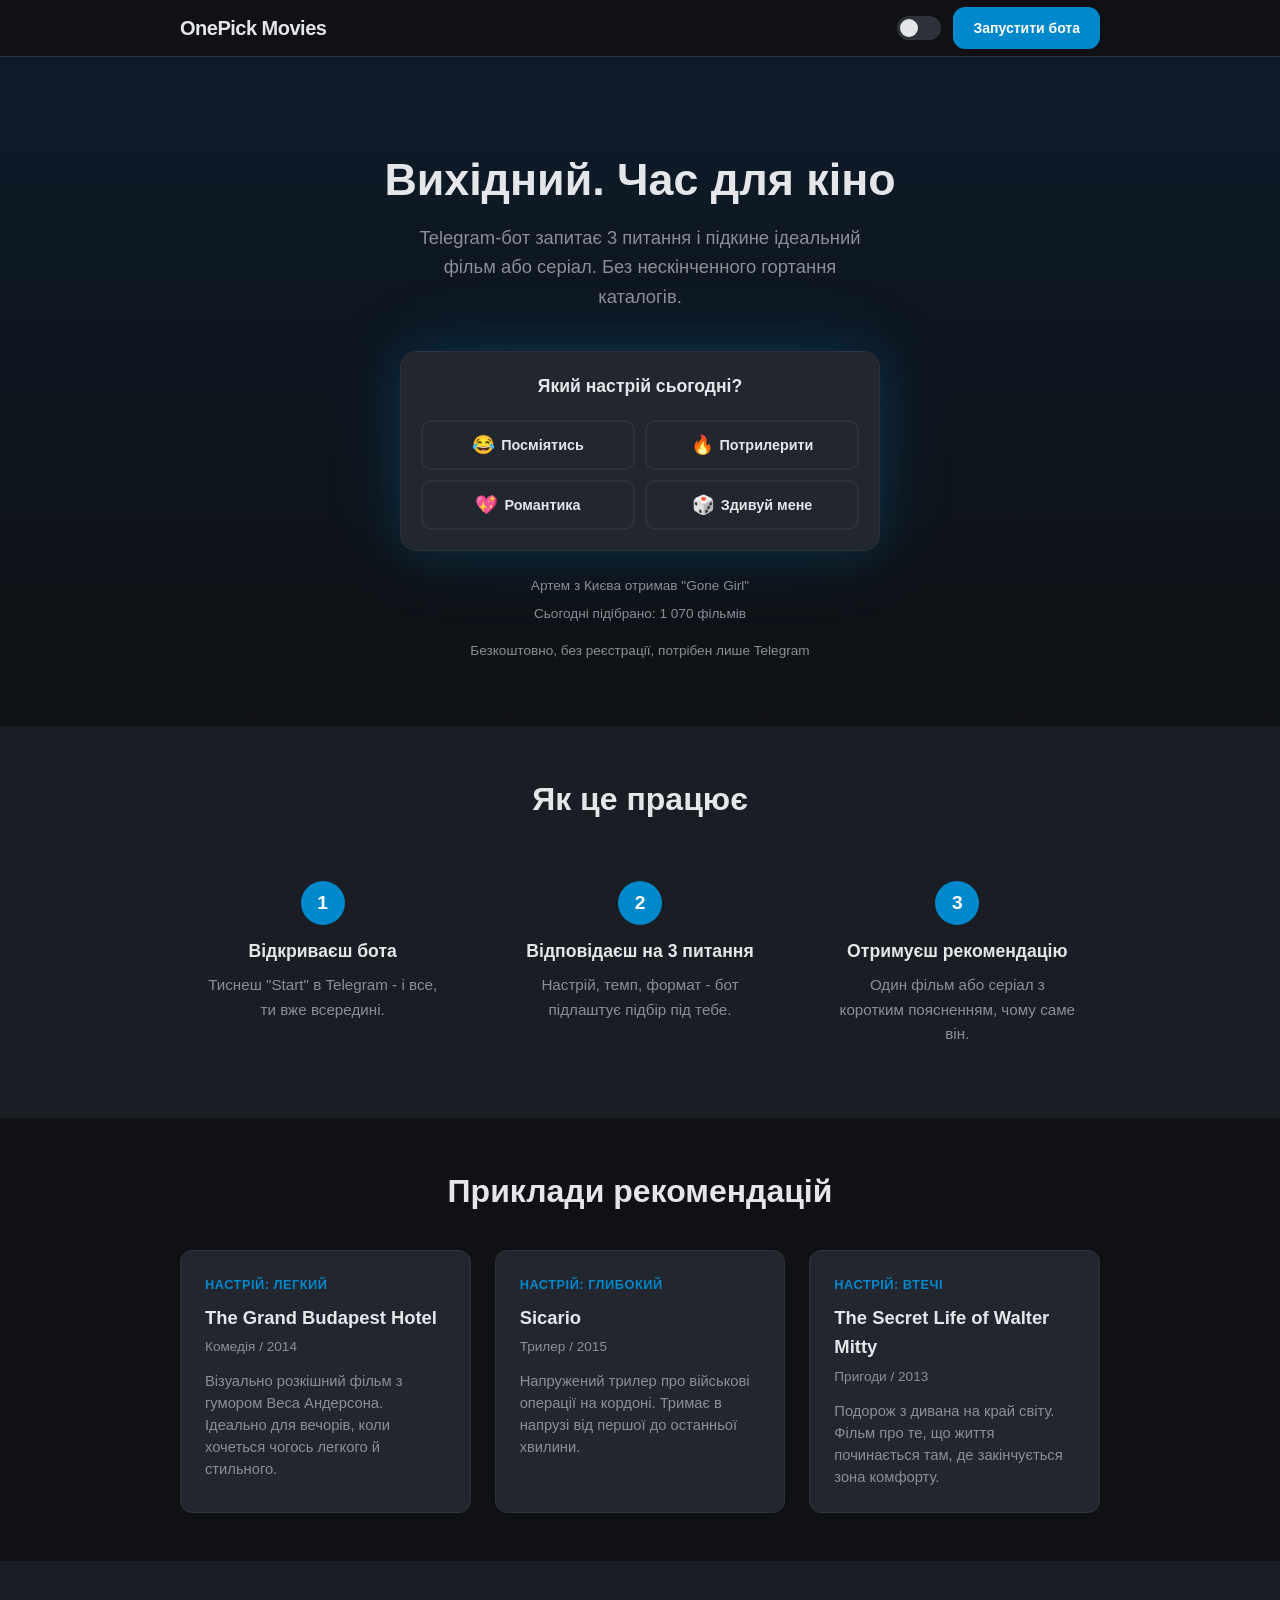
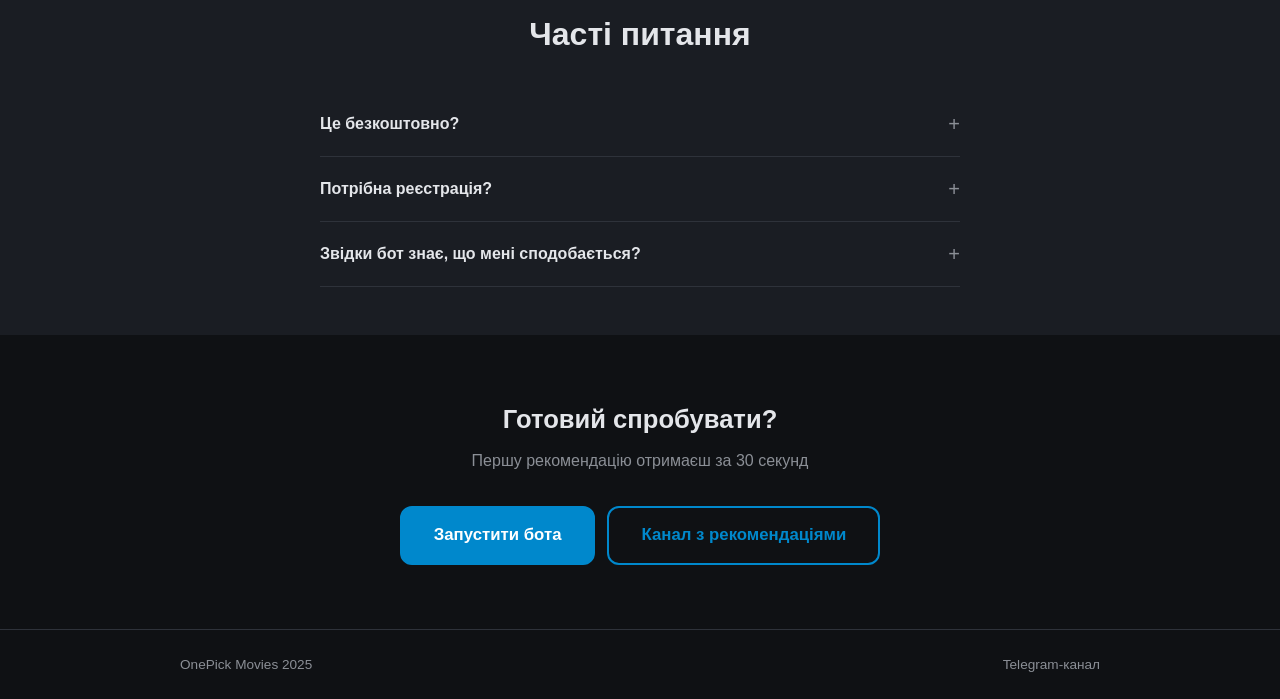
<file: docs/index.html>
<!DOCTYPE html>
<html lang="uk" data-theme="dark">
<head>
  <meta charset="UTF-8">
  <meta name="viewport" content="width=device-width, initial-scale=1.0">
  <title>OnePick Movies - персональні рекомендації фільмів</title>
  <meta name="description" content="Telegram-бот, що підбирає фільми та серіали під твій настрій. Безкоштовно, без реєстрації.">

  <!-- Open Graph -->
  <meta property="og:title" content="OnePick Movies - фільм під настрій за 30 секунд">
  <meta property="og:description" content="Telegram-бот підбере ідеальний фільм за настроєм. Безкоштовно, без реєстрації.">
  <meta property="og:type" content="website">
  <meta property="og:url" content="https://borissavenets.github.io/onepick-movies">
  <meta property="og:image" content="https://borissavenets.github.io/onepick-movies/og-image.png">

  <!-- Twitter -->
  <meta name="twitter:card" content="summary_large_image">
  <meta name="twitter:title" content="OnePick Movies - фільм під настрій за 30 секунд">
  <meta name="twitter:description" content="Telegram-бот підбере ідеальний фільм за настроєм. Безкоштовно.">
  <meta name="twitter:image" content="https://borissavenets.github.io/onepick-movies/og-image.png">

  <link rel="stylesheet" href="styles.css">

  <!-- GA4 -->
  <script async src="https://www.googletagmanager.com/gtag/js?id=G-3FEYQSB16D"></script>
  <script>
    window.dataLayer = window.dataLayer || [];
    function gtag(){dataLayer.push(arguments);}
    gtag('js', new Date());
    gtag('config', 'G-3FEYQSB16D');
  </script>
</head>
<body>

  <!-- Header -->
  <header class="header">
    <div class="container header__inner">
      <a href="/" class="header__logo">OnePick Movies</a>
      <div class="header__right">
        <button class="theme-toggle" id="themeToggle" aria-label="Toggle theme"></button>
        <a href="https://t.me/onepick_movies_bot?start=ref_site_header" class="btn btn--sm" target="_blank" rel="noopener">
          Запустити бота
        </a>
      </div>
    </div>
  </header>

  <!-- Hero -->
  <section class="hero">
    <div class="container hero__inner">
      <h1 class="hero__title">Фільм під настрій за 30 секунд</h1>
      <p class="hero__subtitle">
        Telegram-бот запитає 3 питання і підкине ідеальний фільм або серіал.
        Без нескінченного гортання каталогів.
      </p>
      <!-- Demo widget -->
      <div class="demo" id="demo">
        <p class="demo__prompt">Який настрій сьогодні?</p>
        <div class="demo__buttons">
          <button class="demo__btn" data-mood="comedy"><span class="demo__btn-emoji">&#x1F602;</span> Посміятись</button>
          <button class="demo__btn" data-mood="thriller"><span class="demo__btn-emoji">&#x1F525;</span> Потрилерити</button>
          <button class="demo__btn" data-mood="romance"><span class="demo__btn-emoji">&#x1F496;</span> Романтика</button>
          <button class="demo__btn" data-mood="random"><span class="demo__btn-emoji">&#x1F3B2;</span> Здивуй мене</button>
        </div>
        <div class="demo__result" id="demoResult"></div>
      </div>
      <div class="social-proof">
        <div class="live-feed" id="liveFeed"></div>
        <div class="live-counter">Сьогодні підібрано: <span id="liveCounter">0</span> фільмів</div>
      </div>
      <p class="hero__trust">Безкоштовно, без реєстрації, потрібен лише Telegram</p>
    </div>
  </section>

  <!-- How it works -->
  <section class="steps fade-in" id="how-it-works">
    <div class="container">
      <h2 class="section-title">Як це працює</h2>
      <div class="steps__grid">
        <div class="step">
          <span class="step__number">1</span>
          <h3 class="step__title">Відкриваєш бота</h3>
          <p class="step__text">Тиснеш "Start" в Telegram - і все, ти вже всередині.</p>
        </div>
        <div class="step">
          <span class="step__number">2</span>
          <h3 class="step__title">Відповідаєш на 3 питання</h3>
          <p class="step__text">Настрій, темп, формат - бот підлаштує підбір під тебе.</p>
        </div>
        <div class="step">
          <span class="step__number">3</span>
          <h3 class="step__title">Отримуєш рекомендацію</h3>
          <p class="step__text">Один фільм або серіал з коротким поясненням, чому саме він.</p>
        </div>
      </div>
    </div>
  </section>

  <!-- Examples -->
  <section class="examples fade-in" id="examples">
    <div class="container">
      <h2 class="section-title">Приклади рекомендацій</h2>
      <div class="examples__grid">
        <div class="card">
          <div class="card__mood">Настрій: легкий</div>
          <div class="card__title">The Grand Budapest Hotel</div>
          <div class="card__meta">Комедія / 2014</div>
          <p class="card__text">
            Візуально розкішний фільм з гумором Веса Андерсона.
            Ідеально для вечорів, коли хочеться чогось легкого й стильного.
          </p>
        </div>
        <div class="card">
          <div class="card__mood">Настрій: глибокий</div>
          <div class="card__title">Sicario</div>
          <div class="card__meta">Трилер / 2015</div>
          <p class="card__text">
            Напружений трилер про військові операції на кордоні.
            Тримає в напрузі від першої до останньої хвилини.
          </p>
        </div>
        <div class="card">
          <div class="card__mood">Настрій: втечі</div>
          <div class="card__title">The Secret Life of Walter Mitty</div>
          <div class="card__meta">Пригоди / 2013</div>
          <p class="card__text">
            Подорож з дивана на край світу. Фільм про те, що життя
            починається там, де закінчується зона комфорту.
          </p>
        </div>
      </div>
    </div>
  </section>

  <!-- FAQ -->
  <section class="faq fade-in" id="faq">
    <div class="container">
      <h2 class="section-title">Часті питання</h2>
      <div class="faq__list">
        <details class="faq__item">
          <summary class="faq__question">Це безкоштовно?</summary>
          <p class="faq__answer">
            Так, повністю безкоштовно. Бот працює без підписок, пробів чи прихованих платежів.
          </p>
        </details>
        <details class="faq__item">
          <summary class="faq__question">Потрібна реєстрація?</summary>
          <p class="faq__answer">
            Ні. Потрібно лише мати Telegram. Тиснеш "Start" - і бот готовий до роботи.
            Жодних форм, паролів чи email.
          </p>
        </details>
        <details class="faq__item">
          <summary class="faq__question">Звідки бот знає, що мені сподобається?</summary>
          <p class="faq__answer">
            Бот ставить 3 коротких питання про твій настрій, бажаний темп і формат.
            Потім шукає в базі 10 000+ фільмів (TMDB) і враховує твої попередні оцінки,
            щоб кожного разу бути точнішим.
          </p>
        </details>
      </div>
    </div>
  </section>

  <!-- Final CTA -->
  <section class="cta fade-in" id="final-cta">
    <div class="container cta__inner">
      <h2 class="cta__title">Готовий спробувати?</h2>
      <p class="cta__subtitle">Першу рекомендацію отримаєш за 30 секунд</p>
      <div class="cta__buttons">
        <a href="https://t.me/onepick_movies_bot?start=ref_site_footer" class="btn btn--lg" target="_blank" rel="noopener">
          Запустити бота
        </a>
        <a href="https://t.me/OnePickMovies" class="btn btn--outline btn--lg" target="_blank" rel="noopener">
          Канал з рекомендаціями
        </a>
      </div>
    </div>
  </section>

  <!-- Footer -->
  <footer class="footer">
    <div class="container footer__inner">
      <span class="footer__copy">OnePick Movies 2025</span>
      <a href="https://t.me/OnePickMovies" class="footer__link" target="_blank" rel="noopener">Telegram-канал</a>
    </div>
  </footer>

  <script src="script.js"></script>
</body>
</html>
</file>
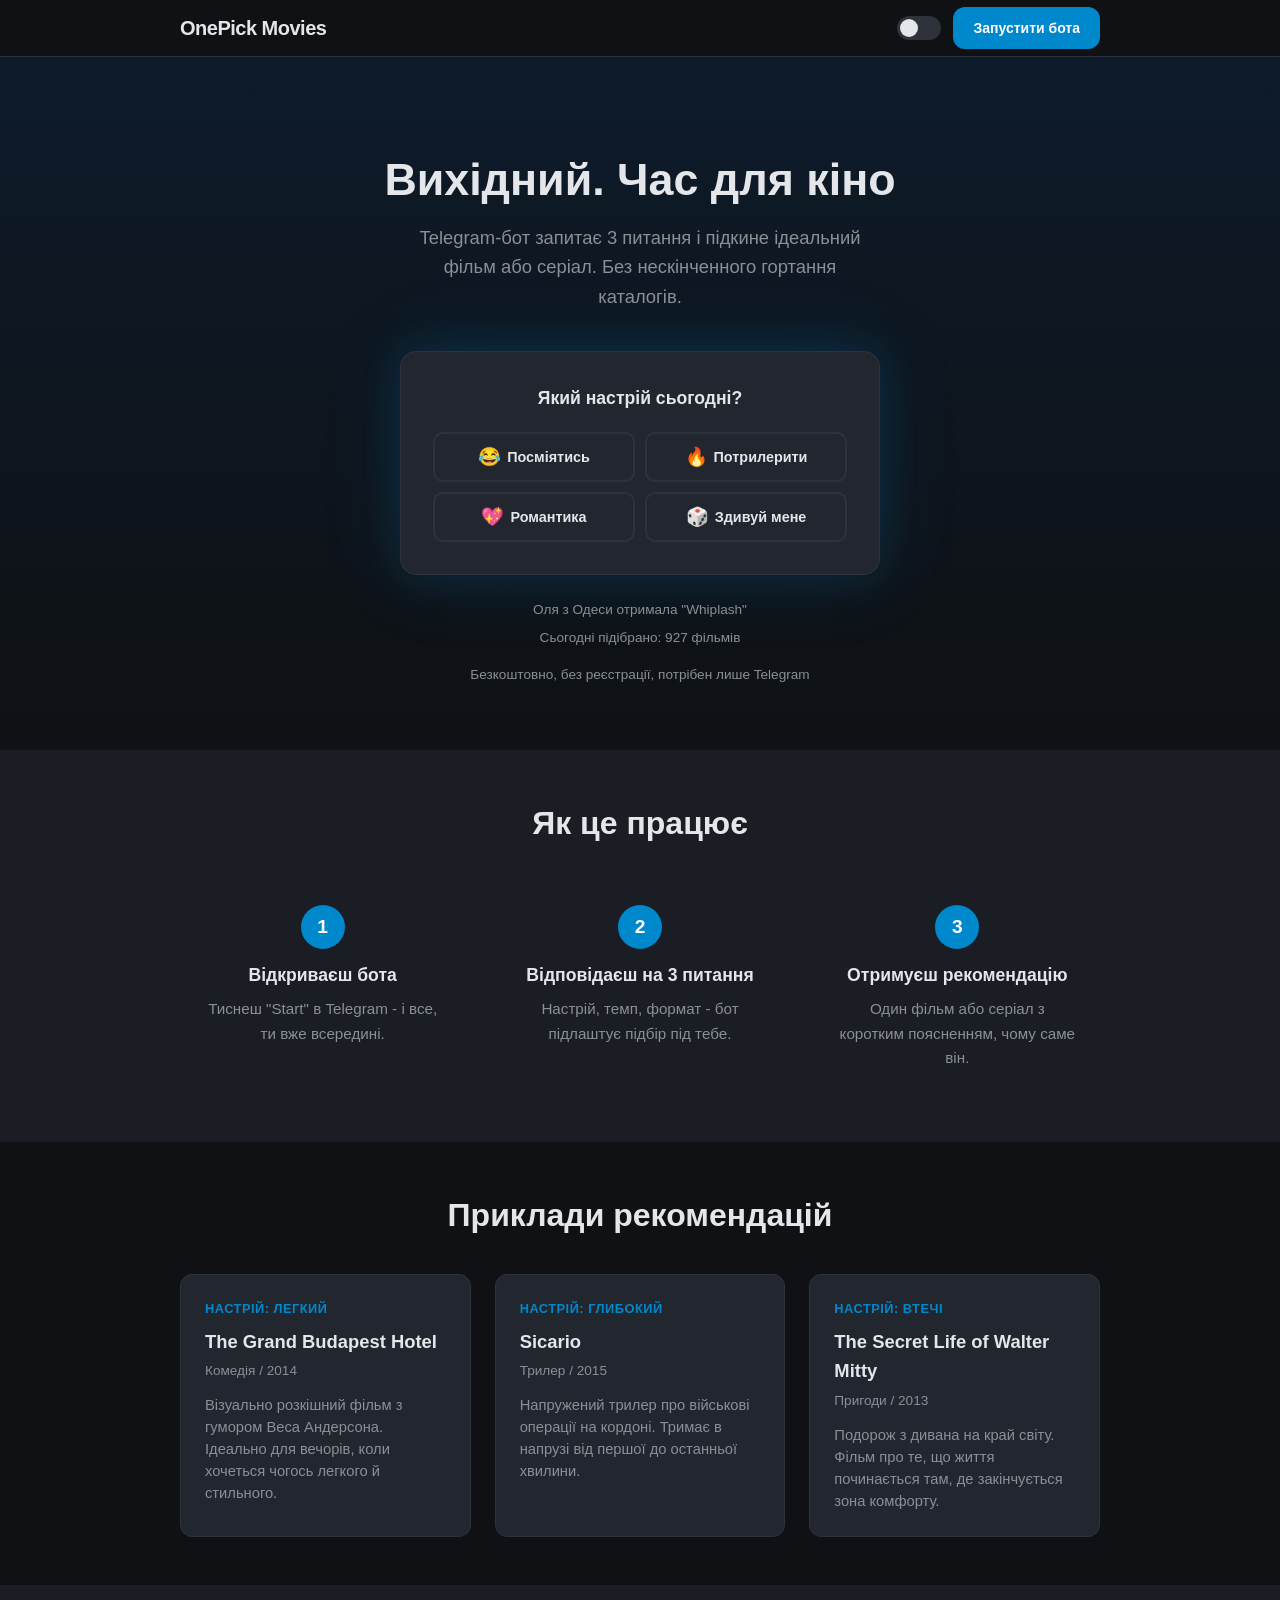
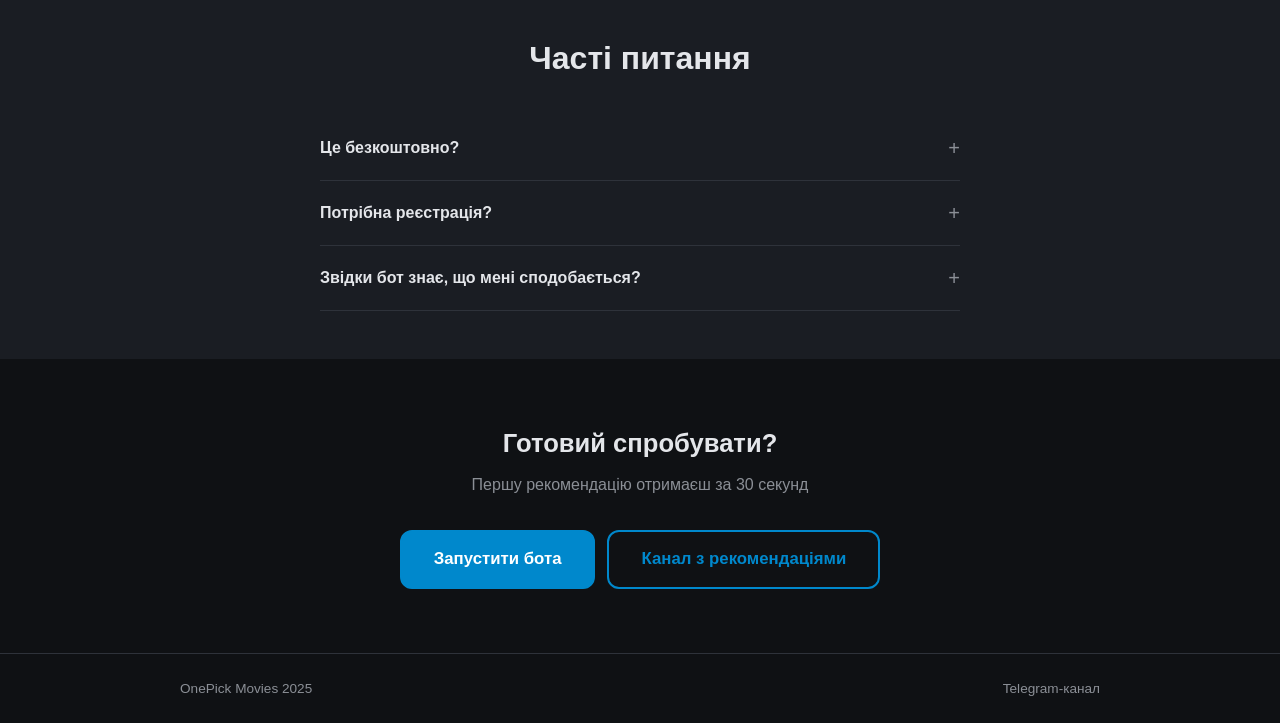
<file: site/index.html>
<!DOCTYPE html>
<html lang="uk" data-theme="dark">
<head>
  <meta charset="UTF-8">
  <meta name="viewport" content="width=device-width, initial-scale=1.0">
  <title>OnePick Movies - персональні рекомендації фільмів</title>
  <meta name="description" content="Telegram-бот, що підбирає фільми та серіали під твій настрій. Безкоштовно, без реєстрації.">

  <!-- Open Graph -->
  <meta property="og:title" content="OnePick Movies - фільм під настрій за 30 секунд">
  <meta property="og:description" content="Telegram-бот підбере ідеальний фільм за настроєм. Безкоштовно, без реєстрації.">
  <meta property="og:type" content="website">
  <meta property="og:url" content="https://borissavenets.github.io/onepick-movies">
  <meta property="og:image" content="https://borissavenets.github.io/onepick-movies/og-image.png">

  <!-- Twitter -->
  <meta name="twitter:card" content="summary_large_image">
  <meta name="twitter:title" content="OnePick Movies - фільм під настрій за 30 секунд">
  <meta name="twitter:description" content="Telegram-бот підбере ідеальний фільм за настроєм. Безкоштовно.">
  <meta name="twitter:image" content="https://borissavenets.github.io/onepick-movies/og-image.png">

  <link rel="stylesheet" href="styles.css">

  <!-- GA4: replace G-XXXXXXXXXX with your ID -->
  <!--
  <script async src="https://www.googletagmanager.com/gtag/js?id=G-XXXXXXXXXX"></script>
  <script>
    window.dataLayer = window.dataLayer || [];
    function gtag(){dataLayer.push(arguments);}
    gtag('js', new Date());
    gtag('config', 'G-XXXXXXXXXX');
  </script>
  -->
</head>
<body>

  <!-- Header -->
  <header class="header">
    <div class="container header__inner">
      <a href="/" class="header__logo">OnePick Movies</a>
      <div class="header__right">
        <button class="theme-toggle" id="themeToggle" aria-label="Toggle theme"></button>
        <a href="https://t.me/onepick_movies_bot?start=ref_site_header" class="btn btn--sm" target="_blank" rel="noopener">
          Запустити бота
        </a>
      </div>
    </div>
  </header>

  <!-- Hero -->
  <section class="hero">
    <div class="container hero__inner">
      <h1 class="hero__title">Фільм під настрій за 30 секунд</h1>
      <p class="hero__subtitle">
        Telegram-бот запитає 3 питання і підкине ідеальний фільм або серіал.
        Без нескінченного гортання каталогів.
      </p>
      <!-- Demo widget -->
      <div class="demo" id="demo">
        <p class="demo__prompt">Який настрій сьогодні?</p>
        <div class="demo__buttons">
          <button class="demo__btn" data-mood="comedy"><span class="demo__btn-emoji">&#x1F602;</span> Посміятись</button>
          <button class="demo__btn" data-mood="thriller"><span class="demo__btn-emoji">&#x1F525;</span> Потрилерити</button>
          <button class="demo__btn" data-mood="romance"><span class="demo__btn-emoji">&#x1F496;</span> Романтика</button>
          <button class="demo__btn" data-mood="random"><span class="demo__btn-emoji">&#x1F3B2;</span> Здивуй мене</button>
        </div>
        <div class="demo__result" id="demoResult"></div>
      </div>
      <div class="social-proof">
        <div class="live-feed" id="liveFeed"></div>
        <div class="live-counter">Сьогодні підібрано: <span id="liveCounter">0</span> фільмів</div>
      </div>
      <p class="hero__trust">Безкоштовно, без реєстрації, потрібен лише Telegram</p>
    </div>
  </section>

  <!-- How it works -->
  <section class="steps fade-in" id="how-it-works">
    <div class="container">
      <h2 class="section-title">Як це працює</h2>
      <div class="steps__grid">
        <div class="step">
          <span class="step__number">1</span>
          <h3 class="step__title">Відкриваєш бота</h3>
          <p class="step__text">Тиснеш "Start" в Telegram - і все, ти вже всередині.</p>
        </div>
        <div class="step">
          <span class="step__number">2</span>
          <h3 class="step__title">Відповідаєш на 3 питання</h3>
          <p class="step__text">Настрій, темп, формат - бот підлаштує підбір під тебе.</p>
        </div>
        <div class="step">
          <span class="step__number">3</span>
          <h3 class="step__title">Отримуєш рекомендацію</h3>
          <p class="step__text">Один фільм або серіал з коротким поясненням, чому саме він.</p>
        </div>
      </div>
    </div>
  </section>

  <!-- Examples -->
  <section class="examples fade-in" id="examples">
    <div class="container">
      <h2 class="section-title">Приклади рекомендацій</h2>
      <div class="examples__grid">
        <div class="card">
          <div class="card__mood">Настрій: легкий</div>
          <div class="card__title">The Grand Budapest Hotel</div>
          <div class="card__meta">Комедія / 2014</div>
          <p class="card__text">
            Візуально розкішний фільм з гумором Веса Андерсона.
            Ідеально для вечорів, коли хочеться чогось легкого й стильного.
          </p>
        </div>
        <div class="card">
          <div class="card__mood">Настрій: глибокий</div>
          <div class="card__title">Sicario</div>
          <div class="card__meta">Трилер / 2015</div>
          <p class="card__text">
            Напружений трилер про військові операції на кордоні.
            Тримає в напрузі від першої до останньої хвилини.
          </p>
        </div>
        <div class="card">
          <div class="card__mood">Настрій: втечі</div>
          <div class="card__title">The Secret Life of Walter Mitty</div>
          <div class="card__meta">Пригоди / 2013</div>
          <p class="card__text">
            Подорож з дивана на край світу. Фільм про те, що життя
            починається там, де закінчується зона комфорту.
          </p>
        </div>
      </div>
    </div>
  </section>

  <!-- FAQ -->
  <section class="faq fade-in" id="faq">
    <div class="container">
      <h2 class="section-title">Часті питання</h2>
      <div class="faq__list">
        <details class="faq__item">
          <summary class="faq__question">Це безкоштовно?</summary>
          <p class="faq__answer">
            Так, повністю безкоштовно. Бот працює без підписок, пробів чи прихованих платежів.
          </p>
        </details>
        <details class="faq__item">
          <summary class="faq__question">Потрібна реєстрація?</summary>
          <p class="faq__answer">
            Ні. Потрібно лише мати Telegram. Тиснеш "Start" - і бот готовий до роботи.
            Жодних форм, паролів чи email.
          </p>
        </details>
        <details class="faq__item">
          <summary class="faq__question">Звідки бот знає, що мені сподобається?</summary>
          <p class="faq__answer">
            Бот ставить 3 коротких питання про твій настрій, бажаний темп і формат.
            Потім шукає в базі 10 000+ фільмів (TMDB) і враховує твої попередні оцінки,
            щоб кожного разу бути точнішим.
          </p>
        </details>
      </div>
    </div>
  </section>

  <!-- Final CTA -->
  <section class="cta fade-in" id="final-cta">
    <div class="container cta__inner">
      <h2 class="cta__title">Готовий спробувати?</h2>
      <p class="cta__subtitle">Першу рекомендацію отримаєш за 30 секунд</p>
      <div class="cta__buttons">
        <a href="https://t.me/onepick_movies_bot?start=ref_site_footer" class="btn btn--lg" target="_blank" rel="noopener">
          Запустити бота
        </a>
        <a href="https://t.me/OnePickMovies" class="btn btn--outline btn--lg" target="_blank" rel="noopener">
          Канал з рекомендаціями
        </a>
      </div>
    </div>
  </section>

  <!-- Footer -->
  <footer class="footer">
    <div class="container footer__inner">
      <span class="footer__copy">OnePick Movies 2025</span>
      <a href="https://t.me/OnePickMovies" class="footer__link" target="_blank" rel="noopener">Telegram-канал</a>
    </div>
  </footer>

  <script src="script.js"></script>
</body>
</html>
</file>
<file: docs/styles.css>
/* === Theme variables === */
:root {
  --accent: #0088cc;
  --accent-hover: #006da3;
  --radius: 12px;
  --transition: 0.25s ease;
}

[data-theme="dark"] {
  --bg: #0f1114;
  --bg-alt: #1a1d23;
  --bg-card: #22262e;
  --text: #e4e6ea;
  --text-muted: #8b8f96;
  --border: #2e323a;
  --hero-gradient: linear-gradient(180deg, #0d1b2a 0%, #0f1114 100%);
  --glow-color: rgba(0, 136, 204, 0.15);
}

[data-theme="light"] {
  --bg: #ffffff;
  --bg-alt: #f4f5f7;
  --bg-card: #ffffff;
  --text: #1a1d23;
  --text-muted: #6b7075;
  --border: #dde0e4;
  --hero-gradient: linear-gradient(180deg, #e8f4fd 0%, #ffffff 100%);
  --glow-color: rgba(0, 136, 204, 0.1);
}

/* === Reset === */
*, *::before, *::after {
  margin: 0;
  padding: 0;
  box-sizing: border-box;
}

html {
  scroll-behavior: smooth;
}

body {
  font-family: -apple-system, BlinkMacSystemFont, "Segoe UI", Roboto, Helvetica, Arial, sans-serif;
  background: var(--bg);
  color: var(--text);
  line-height: 1.6;
  transition: background var(--transition), color var(--transition);
}

a {
  color: inherit;
  text-decoration: none;
}

/* === Layout === */
.container {
  max-width: 960px;
  margin: 0 auto;
  padding: 0 20px;
}

.section-title {
  font-size: 1.6rem;
  font-weight: 700;
  text-align: center;
  margin-bottom: 2rem;
}

/* === Button === */
.btn {
  display: inline-block;
  background: var(--accent);
  color: #fff;
  font-weight: 600;
  border: 2px solid var(--accent);
  border-radius: var(--radius);
  cursor: pointer;
  text-align: center;
  transition: background var(--transition), border-color var(--transition);
}

.btn:hover {
  background: var(--accent-hover);
  border-color: var(--accent-hover);
}

.btn--sm {
  padding: 8px 18px;
  font-size: 0.875rem;
}

.btn--lg {
  padding: 14px 32px;
  font-size: 1.05rem;
}

.btn--outline {
  background: transparent;
  color: var(--accent);
}

.btn--outline:hover {
  background: var(--accent);
  color: #fff;
}

/* === Header === */
.header {
  position: sticky;
  top: 0;
  z-index: 100;
  background: var(--bg);
  border-bottom: 1px solid var(--border);
  transition: background var(--transition);
}

.header__inner {
  display: flex;
  align-items: center;
  justify-content: space-between;
  height: 56px;
}

.header__right {
  display: flex;
  align-items: center;
  gap: 8px;
}

.header__logo {
  font-size: 1.1rem;
  font-weight: 800;
  letter-spacing: -0.5px;
  white-space: nowrap;
}

.header__right .btn--sm {
  white-space: nowrap;
  padding: 8px 14px;
  font-size: 0.8rem;
}

/* === Theme toggle === */
.theme-toggle {
  position: relative;
  width: 44px;
  height: 24px;
  border: none;
  border-radius: 12px;
  background: var(--border);
  cursor: pointer;
  transition: background var(--transition);
}

.theme-toggle::after {
  content: "";
  position: absolute;
  top: 3px;
  left: 3px;
  width: 18px;
  height: 18px;
  border-radius: 50%;
  background: var(--text);
  transition: transform var(--transition);
}

[data-theme="light"] .theme-toggle::after {
  transform: translateX(20px);
}

/* === Hero === */
.hero {
  padding: 4rem 0 3rem;
  text-align: center;
  background: var(--hero-gradient);
  transition: background var(--transition);
}

.hero__title {
  font-size: 2rem;
  font-weight: 800;
  line-height: 1.2;
  margin-bottom: 1rem;
}

.hero__subtitle {
  color: var(--text-muted);
  font-size: 1.05rem;
  max-width: 480px;
  margin: 0 auto 2rem;
}

.hero__trust {
  margin-top: 1rem;
  font-size: 0.85rem;
  color: var(--text-muted);
}

/* === Social proof === */
.social-proof {
  margin-top: 1.5rem;
  font-size: 0.85rem;
  color: var(--text-muted);
}

.live-feed {
  min-height: 1.4em;
  transition: opacity 0.3s ease;
}

.live-counter {
  margin-top: 0.35rem;
}

/* === Demo widget === */
.demo {
  max-width: 480px;
  margin: 2.5rem auto 0;
  background: var(--bg-card);
  border: 1px solid var(--border);
  border-radius: 16px;
  padding: 1.25rem;
  overflow: hidden;
  box-shadow: 0 0 40px var(--glow-color), 0 0 80px var(--glow-color);
  transition: background var(--transition), border-color var(--transition), box-shadow var(--transition);
}

.demo__prompt {
  font-size: 1.1rem;
  font-weight: 700;
  margin-bottom: 1.25rem;
}

.demo__buttons {
  display: grid;
  grid-template-columns: 1fr 1fr;
  gap: 0.625rem;
}

.demo__btn {
  display: flex;
  align-items: center;
  justify-content: center;
  gap: 4px;
  padding: 10px 8px;
  font-size: 0.82rem;
  font-weight: 600;
  border: 2px solid var(--border);
  border-radius: 10px;
  background: transparent;
  color: var(--text);
  cursor: pointer;
  transition: border-color var(--transition), background var(--transition), transform 0.15s ease;
}

.demo__btn-emoji {
  font-size: 1.15rem;
}

.demo__btn:hover {
  border-color: var(--accent);
  transform: translateY(-1px);
}

.demo__btn.active {
  border-color: var(--accent);
  background: var(--accent);
  color: #fff;
}

/* Demo result card */
.demo__result {
  overflow: hidden;
}

.demo__card {
  margin-top: 1.25rem;
  padding-top: 1.25rem;
  border-top: 1px solid var(--border);
  text-align: left;
  animation: demoFadeIn 0.35s ease;
}

.demo__card-top {
  display: flex;
  gap: 1rem;
  margin-bottom: 1rem;
}

.demo__poster {
  width: 100px;
  height: 150px;
  object-fit: cover;
  border-radius: 10px;
  flex-shrink: 0;
}

.demo__card-info {
  flex: 1;
  min-width: 0;
  display: flex;
  flex-direction: column;
  justify-content: center;
}

.demo__card-title {
  font-size: 1.15rem;
  font-weight: 700;
  line-height: 1.3;
}

.demo__card-meta {
  font-size: 0.82rem;
  color: var(--text-muted);
  margin-top: 0.25rem;
}

.demo__card-text {
  font-size: 0.92rem;
  color: var(--text-muted);
  line-height: 1.55;
}

.demo__actions {
  display: flex;
  gap: 0.625rem;
  margin-top: 1.25rem;
}

.demo__actions .btn {
  flex: 1;
  font-size: 0.88rem;
  padding: 11px 16px;
}

@keyframes demoFadeIn {
  from { opacity: 0; transform: translateY(8px); }
  to { opacity: 1; transform: translateY(0); }
}

/* === Steps === */
.steps {
  padding: 3rem 0;
  background: var(--bg-alt);
  transition: background var(--transition);
}

.steps__grid {
  display: grid;
  gap: 1.5rem;
}

.step {
  text-align: center;
  padding: 1.5rem;
}

.step__number {
  display: inline-flex;
  align-items: center;
  justify-content: center;
  width: 44px;
  height: 44px;
  border-radius: 50%;
  background: var(--accent);
  color: #fff;
  font-size: 1.2rem;
  font-weight: 700;
  margin-bottom: 0.75rem;
}

.step__title {
  font-size: 1.1rem;
  font-weight: 700;
  margin-bottom: 0.5rem;
}

.step__text {
  color: var(--text-muted);
  font-size: 0.95rem;
}

/* === Examples === */
.examples {
  padding: 3rem 0;
}

.examples__grid {
  display: grid;
  gap: 1.25rem;
}

.card {
  background: var(--bg-card);
  border: 1px solid var(--border);
  border-radius: var(--radius);
  padding: 1.5rem;
  transition: background var(--transition), border-color var(--transition);
}

.card__mood {
  font-size: 0.8rem;
  font-weight: 600;
  color: var(--accent);
  text-transform: uppercase;
  letter-spacing: 0.5px;
  margin-bottom: 0.5rem;
}

.card__title {
  font-size: 1.15rem;
  font-weight: 700;
  margin-bottom: 0.25rem;
}

.card__meta {
  font-size: 0.85rem;
  color: var(--text-muted);
  margin-bottom: 0.75rem;
}

.card__text {
  font-size: 0.92rem;
  color: var(--text-muted);
  line-height: 1.5;
}

/* === FAQ === */
.faq {
  padding: 3rem 0;
  background: var(--bg-alt);
  transition: background var(--transition);
}

.faq__list {
  max-width: 640px;
  margin: 0 auto;
}

.faq__item {
  border-bottom: 1px solid var(--border);
}

.faq__question {
  padding: 1rem 0;
  font-weight: 600;
  font-size: 1rem;
  cursor: pointer;
  list-style: none;
  display: flex;
  align-items: center;
  justify-content: space-between;
}

.faq__question::-webkit-details-marker {
  display: none;
}

.faq__question::after {
  content: "+";
  font-size: 1.25rem;
  font-weight: 400;
  color: var(--text-muted);
  transition: transform var(--transition);
}

details[open] .faq__question::after {
  content: "-";
}

.faq__answer {
  padding: 0 0 1rem;
  color: var(--text-muted);
  font-size: 0.95rem;
  line-height: 1.6;
}

/* === CTA === */
.cta {
  padding: 4rem 0;
  text-align: center;
}

.cta__title {
  font-size: 1.6rem;
  font-weight: 800;
  margin-bottom: 0.5rem;
}

.cta__subtitle {
  color: var(--text-muted);
  margin-bottom: 2rem;
}

.cta__buttons {
  display: flex;
  flex-direction: column;
  gap: 0.75rem;
  align-items: center;
}

/* === Footer === */
.footer {
  border-top: 1px solid var(--border);
  padding: 1.5rem 0;
}

.footer__inner {
  display: flex;
  align-items: center;
  justify-content: space-between;
  font-size: 0.85rem;
  color: var(--text-muted);
}

.footer__link:hover {
  color: var(--accent);
}

/* === Fade-in animation === */
.fade-in {
  opacity: 0;
  transform: translateY(24px);
  transition: opacity 0.5s ease, transform 0.5s ease;
}

.fade-in.visible {
  opacity: 1;
  transform: translateY(0);
}

/* === Desktop === */
@media (min-width: 768px) {
  .header__logo {
    font-size: 1.25rem;
  }

  .header__right {
    gap: 12px;
  }

  .header__right .btn--sm {
    padding: 8px 18px;
    font-size: 0.875rem;
  }

  .demo__btn {
    padding: 12px 16px;
    font-size: 0.9rem;
    gap: 6px;
  }

  .hero {
    padding: 6rem 0 4rem;
  }

  .hero__title {
    font-size: 2.8rem;
  }

  .hero__subtitle {
    font-size: 1.15rem;
  }

  .steps__grid {
    grid-template-columns: repeat(3, 1fr);
    gap: 2rem;
  }

  .examples__grid {
    grid-template-columns: repeat(3, 1fr);
    gap: 1.5rem;
  }

  .section-title {
    font-size: 2rem;
  }

  .cta__buttons {
    flex-direction: row;
    justify-content: center;
  }
}
</file>
<file: site/styles.css>
/* === Theme variables === */
:root {
  --accent: #0088cc;
  --accent-hover: #006da3;
  --radius: 12px;
  --transition: 0.25s ease;
}

[data-theme="dark"] {
  --bg: #0f1114;
  --bg-alt: #1a1d23;
  --bg-card: #22262e;
  --text: #e4e6ea;
  --text-muted: #8b8f96;
  --border: #2e323a;
  --hero-gradient: linear-gradient(180deg, #0d1b2a 0%, #0f1114 100%);
  --glow-color: rgba(0, 136, 204, 0.15);
}

[data-theme="light"] {
  --bg: #ffffff;
  --bg-alt: #f4f5f7;
  --bg-card: #ffffff;
  --text: #1a1d23;
  --text-muted: #6b7075;
  --border: #dde0e4;
  --hero-gradient: linear-gradient(180deg, #e8f4fd 0%, #ffffff 100%);
  --glow-color: rgba(0, 136, 204, 0.1);
}

/* === Reset === */
*, *::before, *::after {
  margin: 0;
  padding: 0;
  box-sizing: border-box;
}

html {
  scroll-behavior: smooth;
}

body {
  font-family: -apple-system, BlinkMacSystemFont, "Segoe UI", Roboto, Helvetica, Arial, sans-serif;
  background: var(--bg);
  color: var(--text);
  line-height: 1.6;
  transition: background var(--transition), color var(--transition);
}

a {
  color: inherit;
  text-decoration: none;
}

/* === Layout === */
.container {
  max-width: 960px;
  margin: 0 auto;
  padding: 0 20px;
}

.section-title {
  font-size: 1.6rem;
  font-weight: 700;
  text-align: center;
  margin-bottom: 2rem;
}

/* === Button === */
.btn {
  display: inline-block;
  background: var(--accent);
  color: #fff;
  font-weight: 600;
  border: 2px solid var(--accent);
  border-radius: var(--radius);
  cursor: pointer;
  text-align: center;
  transition: background var(--transition), border-color var(--transition);
}

.btn:hover {
  background: var(--accent-hover);
  border-color: var(--accent-hover);
}

.btn--sm {
  padding: 8px 18px;
  font-size: 0.875rem;
}

.btn--lg {
  padding: 14px 32px;
  font-size: 1.05rem;
}

.btn--outline {
  background: transparent;
  color: var(--accent);
}

.btn--outline:hover {
  background: var(--accent);
  color: #fff;
}

/* === Header === */
.header {
  position: sticky;
  top: 0;
  z-index: 100;
  background: var(--bg);
  border-bottom: 1px solid var(--border);
  transition: background var(--transition);
}

.header__inner {
  display: flex;
  align-items: center;
  justify-content: space-between;
  height: 56px;
}

.header__right {
  display: flex;
  align-items: center;
  gap: 12px;
}

.header__logo {
  font-size: 1.25rem;
  font-weight: 800;
  letter-spacing: -0.5px;
}

/* === Theme toggle === */
.theme-toggle {
  position: relative;
  width: 44px;
  height: 24px;
  border: none;
  border-radius: 12px;
  background: var(--border);
  cursor: pointer;
  transition: background var(--transition);
}

.theme-toggle::after {
  content: "";
  position: absolute;
  top: 3px;
  left: 3px;
  width: 18px;
  height: 18px;
  border-radius: 50%;
  background: var(--text);
  transition: transform var(--transition);
}

[data-theme="light"] .theme-toggle::after {
  transform: translateX(20px);
}

/* === Hero === */
.hero {
  padding: 4rem 0 3rem;
  text-align: center;
  background: var(--hero-gradient);
  transition: background var(--transition);
}

.hero__title {
  font-size: 2rem;
  font-weight: 800;
  line-height: 1.2;
  margin-bottom: 1rem;
}

.hero__subtitle {
  color: var(--text-muted);
  font-size: 1.05rem;
  max-width: 480px;
  margin: 0 auto 2rem;
}

.hero__trust {
  margin-top: 1rem;
  font-size: 0.85rem;
  color: var(--text-muted);
}

/* === Social proof === */
.social-proof {
  margin-top: 1.5rem;
  font-size: 0.85rem;
  color: var(--text-muted);
}

.live-feed {
  min-height: 1.4em;
  transition: opacity 0.3s ease;
}

.live-counter {
  margin-top: 0.35rem;
}

/* === Demo widget === */
.demo {
  max-width: 480px;
  margin: 2.5rem auto 0;
  background: var(--bg-card);
  border: 1px solid var(--border);
  border-radius: 16px;
  padding: 2rem;
  box-shadow: 0 0 40px var(--glow-color), 0 0 80px var(--glow-color);
  transition: background var(--transition), border-color var(--transition), box-shadow var(--transition);
}

.demo__prompt {
  font-size: 1.1rem;
  font-weight: 700;
  margin-bottom: 1.25rem;
}

.demo__buttons {
  display: grid;
  grid-template-columns: 1fr 1fr;
  gap: 0.625rem;
}

.demo__btn {
  display: flex;
  align-items: center;
  justify-content: center;
  gap: 6px;
  padding: 12px 16px;
  font-size: 0.9rem;
  font-weight: 600;
  border: 2px solid var(--border);
  border-radius: 10px;
  background: transparent;
  color: var(--text);
  cursor: pointer;
  transition: border-color var(--transition), background var(--transition), transform 0.15s ease;
}

.demo__btn-emoji {
  font-size: 1.15rem;
}

.demo__btn:hover {
  border-color: var(--accent);
  transform: translateY(-1px);
}

.demo__btn.active {
  border-color: var(--accent);
  background: var(--accent);
  color: #fff;
}

/* Demo result card */
.demo__result {
  overflow: hidden;
}

.demo__card {
  margin-top: 1.25rem;
  padding-top: 1.25rem;
  border-top: 1px solid var(--border);
  text-align: left;
  animation: demoFadeIn 0.35s ease;
}

.demo__card-top {
  display: flex;
  gap: 1rem;
  margin-bottom: 1rem;
}

.demo__poster {
  width: 100px;
  height: 150px;
  object-fit: cover;
  border-radius: 10px;
  flex-shrink: 0;
}

.demo__card-info {
  flex: 1;
  min-width: 0;
  display: flex;
  flex-direction: column;
  justify-content: center;
}

.demo__card-title {
  font-size: 1.15rem;
  font-weight: 700;
  line-height: 1.3;
}

.demo__card-meta {
  font-size: 0.82rem;
  color: var(--text-muted);
  margin-top: 0.25rem;
}

.demo__card-text {
  font-size: 0.92rem;
  color: var(--text-muted);
  line-height: 1.55;
}

.demo__actions {
  display: flex;
  gap: 0.625rem;
  margin-top: 1.25rem;
}

.demo__actions .btn {
  flex: 1;
  font-size: 0.88rem;
  padding: 11px 16px;
}

@keyframes demoFadeIn {
  from { opacity: 0; transform: translateY(8px); }
  to { opacity: 1; transform: translateY(0); }
}

/* === Steps === */
.steps {
  padding: 3rem 0;
  background: var(--bg-alt);
  transition: background var(--transition);
}

.steps__grid {
  display: grid;
  gap: 1.5rem;
}

.step {
  text-align: center;
  padding: 1.5rem;
}

.step__number {
  display: inline-flex;
  align-items: center;
  justify-content: center;
  width: 44px;
  height: 44px;
  border-radius: 50%;
  background: var(--accent);
  color: #fff;
  font-size: 1.2rem;
  font-weight: 700;
  margin-bottom: 0.75rem;
}

.step__title {
  font-size: 1.1rem;
  font-weight: 700;
  margin-bottom: 0.5rem;
}

.step__text {
  color: var(--text-muted);
  font-size: 0.95rem;
}

/* === Examples === */
.examples {
  padding: 3rem 0;
}

.examples__grid {
  display: grid;
  gap: 1.25rem;
}

.card {
  background: var(--bg-card);
  border: 1px solid var(--border);
  border-radius: var(--radius);
  padding: 1.5rem;
  transition: background var(--transition), border-color var(--transition);
}

.card__mood {
  font-size: 0.8rem;
  font-weight: 600;
  color: var(--accent);
  text-transform: uppercase;
  letter-spacing: 0.5px;
  margin-bottom: 0.5rem;
}

.card__title {
  font-size: 1.15rem;
  font-weight: 700;
  margin-bottom: 0.25rem;
}

.card__meta {
  font-size: 0.85rem;
  color: var(--text-muted);
  margin-bottom: 0.75rem;
}

.card__text {
  font-size: 0.92rem;
  color: var(--text-muted);
  line-height: 1.5;
}

/* === FAQ === */
.faq {
  padding: 3rem 0;
  background: var(--bg-alt);
  transition: background var(--transition);
}

.faq__list {
  max-width: 640px;
  margin: 0 auto;
}

.faq__item {
  border-bottom: 1px solid var(--border);
}

.faq__question {
  padding: 1rem 0;
  font-weight: 600;
  font-size: 1rem;
  cursor: pointer;
  list-style: none;
  display: flex;
  align-items: center;
  justify-content: space-between;
}

.faq__question::-webkit-details-marker {
  display: none;
}

.faq__question::after {
  content: "+";
  font-size: 1.25rem;
  font-weight: 400;
  color: var(--text-muted);
  transition: transform var(--transition);
}

details[open] .faq__question::after {
  content: "-";
}

.faq__answer {
  padding: 0 0 1rem;
  color: var(--text-muted);
  font-size: 0.95rem;
  line-height: 1.6;
}

/* === CTA === */
.cta {
  padding: 4rem 0;
  text-align: center;
}

.cta__title {
  font-size: 1.6rem;
  font-weight: 800;
  margin-bottom: 0.5rem;
}

.cta__subtitle {
  color: var(--text-muted);
  margin-bottom: 2rem;
}

.cta__buttons {
  display: flex;
  flex-direction: column;
  gap: 0.75rem;
  align-items: center;
}

/* === Footer === */
.footer {
  border-top: 1px solid var(--border);
  padding: 1.5rem 0;
}

.footer__inner {
  display: flex;
  align-items: center;
  justify-content: space-between;
  font-size: 0.85rem;
  color: var(--text-muted);
}

.footer__link:hover {
  color: var(--accent);
}

/* === Fade-in animation === */
.fade-in {
  opacity: 0;
  transform: translateY(24px);
  transition: opacity 0.5s ease, transform 0.5s ease;
}

.fade-in.visible {
  opacity: 1;
  transform: translateY(0);
}

/* === Desktop === */
@media (min-width: 768px) {
  .hero {
    padding: 6rem 0 4rem;
  }

  .hero__title {
    font-size: 2.8rem;
  }

  .hero__subtitle {
    font-size: 1.15rem;
  }

  .steps__grid {
    grid-template-columns: repeat(3, 1fr);
    gap: 2rem;
  }

  .examples__grid {
    grid-template-columns: repeat(3, 1fr);
    gap: 1.5rem;
  }

  .section-title {
    font-size: 2rem;
  }

  .cta__buttons {
    flex-direction: row;
    justify-content: center;
  }
}
</file>
